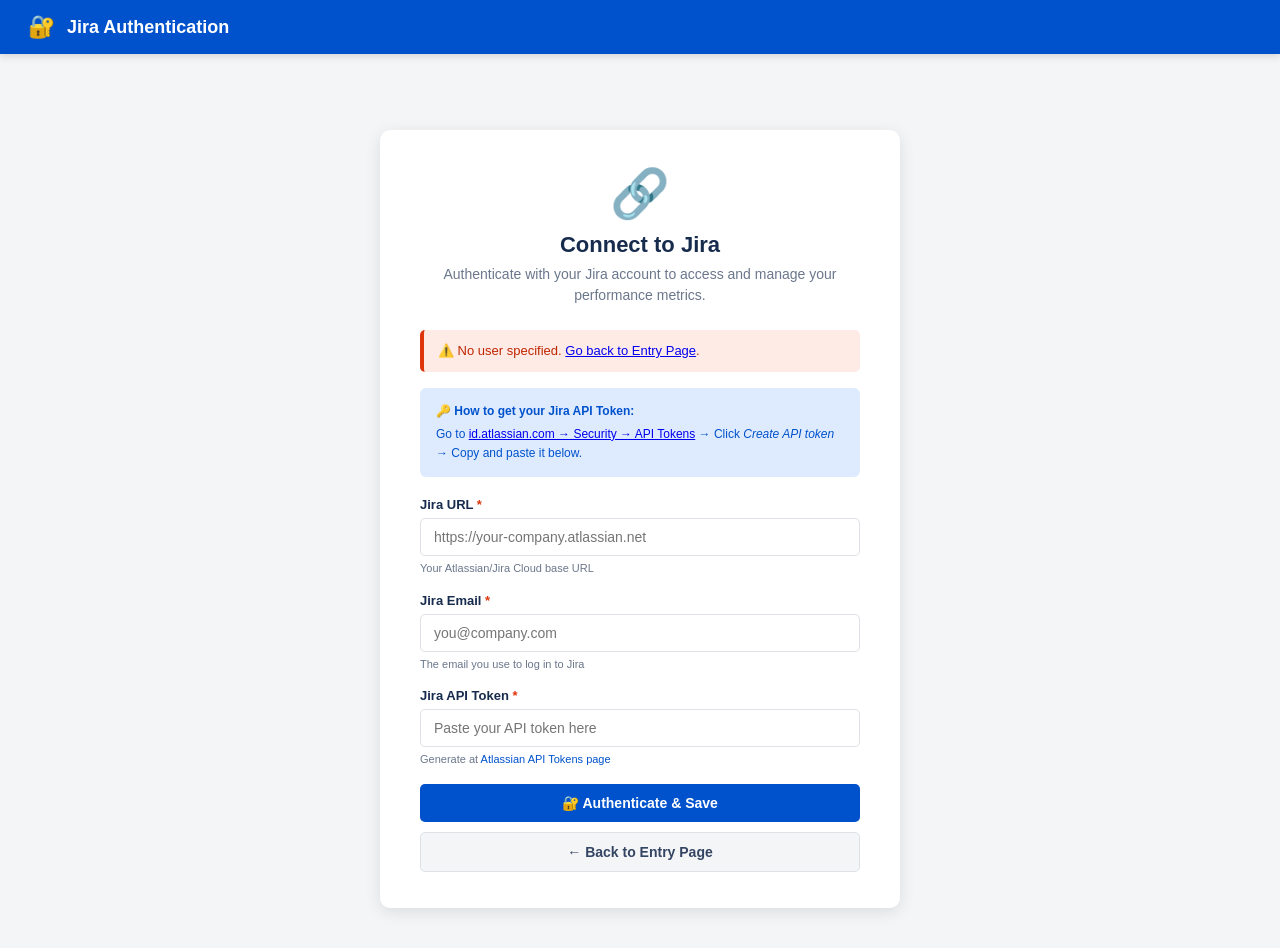
<file: frontend/jira-auth.html>
<!DOCTYPE html>
<html lang="en">
<head>
  <meta charset="UTF-8"/>
  <meta name="viewport" content="width=device-width, initial-scale=1.0"/>
  <title>Jira Authentication</title>
  <style>
    *{box-sizing:border-box;margin:0;padding:0}
    body{font-family:'Segoe UI',sans-serif;background:#f4f5f7;
         color:#172b4d;min-height:100vh;display:flex;
         flex-direction:column;align-items:center;
         justify-content:flex-start;padding:40px 16px}

    .header{background:#0052cc;color:#fff;padding:14px 28px;
            width:100%;position:fixed;top:0;left:0;
            display:flex;align-items:center;gap:12px;
            box-shadow:0 2px 8px rgba(0,0,0,.15);z-index:10}
    .header h1{font-size:18px;font-weight:600}

    .card{background:#fff;border-radius:10px;padding:36px 40px;
          box-shadow:0 4px 16px rgba(0,0,0,.1);
          width:100%;max-width:520px;margin-top:90px}

    .jira-logo{text-align:center;margin-bottom:24px}
    .jira-logo .icon{font-size:48px}
    .jira-logo h2{font-size:22px;font-weight:700;margin-top:10px}
    .jira-logo p{color:#6b778c;font-size:14px;margin-top:6px;
                 line-height:1.5}

    /* User chip */
    .user-chip{background:#f4f5f7;border-radius:8px;
               padding:14px 18px;margin-bottom:24px;
               display:flex;align-items:center;gap:14px}
    .user-avatar{width:40px;height:40px;border-radius:50%;
                 background:#0052cc;color:#fff;display:flex;
                 align-items:center;justify-content:center;
                 font-size:18px;font-weight:700;flex-shrink:0}
    .user-info .name{font-weight:600;font-size:15px}
    .user-info .role{font-size:12px;color:#6b778c;margin-top:2px}

    /* Status */
    .auth-status{display:flex;align-items:center;gap:8px;
                 padding:10px 14px;border-radius:6px;
                 margin-bottom:20px;font-size:13px;font-weight:500}
    .auth-status.authenticated{background:#e3fcef;color:#006644}
    .auth-status.not-auth{background:#fff0b3;color:#974f0c}

    /* Form */
    .field{margin-bottom:16px}
    .field label{display:block;font-size:13px;font-weight:600;
                 margin-bottom:6px;color:#172b4d}
    .field input{width:100%;padding:10px 13px;border:1px solid #dfe1e6;
                 border-radius:5px;font-size:14px;font-family:inherit;
                 color:#172b4d;background:#fff;transition:border-color .15s}
    .field input:focus{outline:none;border-color:#0052cc;
                       box-shadow:0 0 0 2px rgba(0,82,204,.1)}
    .field .hint{font-size:11px;color:#6b778c;margin-top:4px;
                 line-height:1.5}
    .field a{color:#0052cc;text-decoration:none}
    .field a:hover{text-decoration:underline}

    /* Buttons */
    .btn{padding:11px 22px;border:none;border-radius:5px;cursor:pointer;
         font-size:14px;font-weight:600;width:100%;margin-top:6px;
         display:flex;align-items:center;justify-content:center;
         gap:8px;transition:background .15s,opacity .15s}
    .btn:disabled{opacity:.5;cursor:not-allowed}
    .btn-primary{background:#0052cc;color:#fff}
    .btn-primary:hover:not(:disabled){background:#0065ff}
    .btn-danger{background:#de350b;color:#fff}
    .btn-danger:hover:not(:disabled){background:#c4280a}
    .btn-ghost{background:#f4f5f7;color:#344563;
               border:1px solid #dfe1e6}
    .btn-ghost:hover:not(:disabled){background:#ebecf0}

    /* Alert */
    .alert{padding:11px 14px;border-radius:5px;font-size:13px;
           margin-bottom:16px;line-height:1.5}
    .alert-err{background:#ffebe6;color:#bf2600;
               border-left:4px solid #de350b}
    .alert-ok {background:#e3fcef;color:#006644;
               border-left:4px solid #36b37e}

    .divider{border:none;border-top:1px solid #f4f5f7;margin:20px 0}

    /* Token tip */
    .tip-box{background:#deebff;border-radius:6px;padding:14px 16px;
             margin-bottom:20px;font-size:12px;color:#0052cc;
             line-height:1.6}
    .tip-box strong{display:block;margin-bottom:4px}
  </style>
</head>
<body>

<div class="header">
  <span style="font-size:22px">🔐</span>
  <h1>Jira Authentication</h1>
</div>

<div class="card">

  <div class="jira-logo">
    <div class="icon">🔗</div>
    <h2>Connect to Jira</h2>
    <p>Authenticate with your Jira account to access and manage
       your performance metrics.</p>
  </div>

  <!-- User chip populated by JS -->
  <div class="user-chip" id="userChip" style="display:none">
    <div class="user-avatar" id="userAvatar">?</div>
    <div class="user-info">
      <div class="name" id="userName">Loading…</div>
      <div class="role" id="userRole"></div>
    </div>
  </div>

  <!-- Auth status -->
  <div id="authStatus" style="display:none"></div>

  <!-- Alert -->
  <div id="alertBox"></div>

  <!-- Token tip -->
  <div class="tip-box">
    <strong>🔑 How to get your Jira API Token:</strong>
    Go to
    <a href="https://id.atlassian.com/manage-profile/security/api-tokens"
       target="_blank">id.atlassian.com → Security → API Tokens</a>
    → Click <em>Create API token</em> → Copy and paste it below.
  </div>

  <!-- Form -->
  <div id="authForm">
    <div class="field">
      <label>Jira URL <span style="color:#de350b">*</span></label>
      <input type="text" id="jiraUrl"
             placeholder="https://your-company.atlassian.net"/>
      <div class="hint">Your Atlassian/Jira Cloud base URL</div>
    </div>
    <div class="field">
      <label>Jira Email <span style="color:#de350b">*</span></label>
      <input type="email" id="jiraEmail"
             placeholder="you@company.com"/>
      <div class="hint">The email you use to log in to Jira</div>
    </div>
    <div class="field">
      <label>Jira API Token <span style="color:#de350b">*</span></label>
      <input type="password" id="jiraToken"
             placeholder="Paste your API token here"/>
      <div class="hint">
        Generate at
        <a href="https://id.atlassian.com/manage-profile/security/api-tokens"
           target="_blank">Atlassian API Tokens page</a>
      </div>
    </div>

    <button class="btn btn-primary" id="saveBtn"
            onclick="saveAuth()">
      🔐 Authenticate &amp; Save
    </button>
    <button class="btn btn-ghost" style="margin-top:10px"
            onclick="goBack()">
      ← Back to Entry Page
    </button>
  </div>

  <!-- Revoke section (shown when already authenticated) -->
  <div id="revokeSection" style="display:none">
    <hr class="divider"/>
    <p style="font-size:13px;color:#6b778c;margin-bottom:14px">
      Want to change your Jira credentials? Revoke and re-authenticate.
    </p>
    <button class="btn btn-danger" onclick="revokeAuth()">
      🗑️ Revoke Jira Authentication
    </button>
    <button class="btn btn-ghost" style="margin-top:10px"
            onclick="goBack()">
      ← Back to Entry Page
    </button>
  </div>

</div>

<script>
  let userId   = null;
  let userData = null;

  async function boot() {
    const params = new URLSearchParams(window.location.search);
    userId = params.get('user_id');
    if (!userId) {
      showAlert('err',
        '⚠️ No user specified. '
        + '<a href="/user">Go back to Entry Page</a>.');
      return;
    }

    try {
      userData = await apiGet(`/api/users/${userId}`);
      renderUserChip(userData);
      renderAuthStatus(userData);
    } catch (e) {
      showAlert('err', '❌ Could not load user: ' + errMsg(e));
    }
  }

  function renderUserChip(u) {
    document.getElementById('userAvatar').textContent =
      u.name.charAt(0).toUpperCase();
    document.getElementById('userName').textContent = u.name;
    document.getElementById('userRole').textContent =
      `${u.role} · ${u.email}`;
    document.getElementById('userChip').style.display = 'flex';
  }

  function renderAuthStatus(u) {
    const statusEl = document.getElementById('authStatus');
    const formEl   = document.getElementById('authForm');
    const revokeEl = document.getElementById('revokeSection');

    if (u.jira_authenticated) {
      statusEl.innerHTML = `
        <div class="auth-status authenticated">
          ✅ Authenticated as <strong>${u.jira_email || '—'}</strong>
          on <strong>${u.jira_url || '—'}</strong>
        </div>`;
      statusEl.style.display = '';
      formEl.style.display   = 'none';
      revokeEl.style.display = '';
    } else {
      statusEl.innerHTML = `
        <div class="auth-status not-auth">
          ⚠️ Not yet authenticated with Jira.
          Complete the form below to continue.
        </div>`;
      statusEl.style.display = '';
      formEl.style.display   = '';
      revokeEl.style.display = 'none';
    }
  }

  async function saveAuth() {
    const jiraUrl   = document.getElementById('jiraUrl').value.trim();
    const jiraEmail = document.getElementById('jiraEmail').value.trim();
    const jiraToken = document.getElementById('jiraToken').value.trim();

    if (!jiraUrl || !jiraEmail || !jiraToken) {
      showAlert('err', '⚠️ All three fields are required.');
      return;
    }

    const btn = startLoading('saveBtn', 'Verifying credentials…');
    clearAlert();
    try {
      await apiPost(`/api/users/${userId}/jira-auth`, {
        jira_url:       jiraUrl,
        jira_email:     jiraEmail,
        jira_api_token: jiraToken,
      });
      showAlert('ok',
        '✅ Jira authentication successful! Redirecting…');
      setTimeout(goBack, 1500);
    } catch (e) {
      showAlert('err', '❌ ' + errMsg(e));
    } finally {
      stopLoading(btn, '🔐 Authenticate & Save');
    }
  }

  async function revokeAuth() {
    if (!confirm(
      'Revoke Jira authentication? '
      + 'You will need to re-authenticate to add metrics.')) return;
    try {
      await apiDel(`/api/users/${userId}/jira-auth`);
      userData.jira_authenticated = false;
      renderAuthStatus(userData);
      showAlert('ok', '✅ Jira authentication revoked.');
    } catch (e) {
      showAlert('err', '❌ ' + errMsg(e));
    }
  }

  function goBack() {
    window.location.href = '/user';
  }

  /* ── Helpers ── */
  function showAlert(type, msg) {
    document.getElementById('alertBox').innerHTML =
      `<div class="alert alert-${type}">${msg}</div>`;
  }
  function clearAlert() {
    document.getElementById('alertBox').innerHTML = '';
  }
  function errMsg(e) {
    if (!e) return 'Unknown error';
    if (typeof e.message === 'string') return e.message;
    return String(e);
  }
  function startLoading(btnId, txt) {
    const b = document.getElementById(btnId);
    b._orig = b.textContent; b.disabled = true; b.textContent = txt;
    return b;
  }
  function stopLoading(b, orig) {
    b.disabled = false; b.textContent = orig || b._orig;
  }

  /* ── API ── */
  async function apiGet(url) {
    const r = await fetch(url);
    const d = await r.json();
    if (!r.ok) throw new Error(d.detail || 'Request failed');
    return d;
  }
  async function apiPost(url, body) {
    const r = await fetch(url, {
      method:  'POST',
      headers: { 'Content-Type': 'application/json' },
      body:    JSON.stringify(body),
    });
    const d = await r.json();
    if (!r.ok) throw new Error(d.detail || 'Request failed');
    return d;
  }
  async function apiDel(url) {
    const r = await fetch(url, { method: 'DELETE' });
    if (!r.ok) {
      const d = await r.json();
      throw new Error(d.detail || 'Request failed');
    }
  }

  boot();
</script>
</body>
</html>
</file>
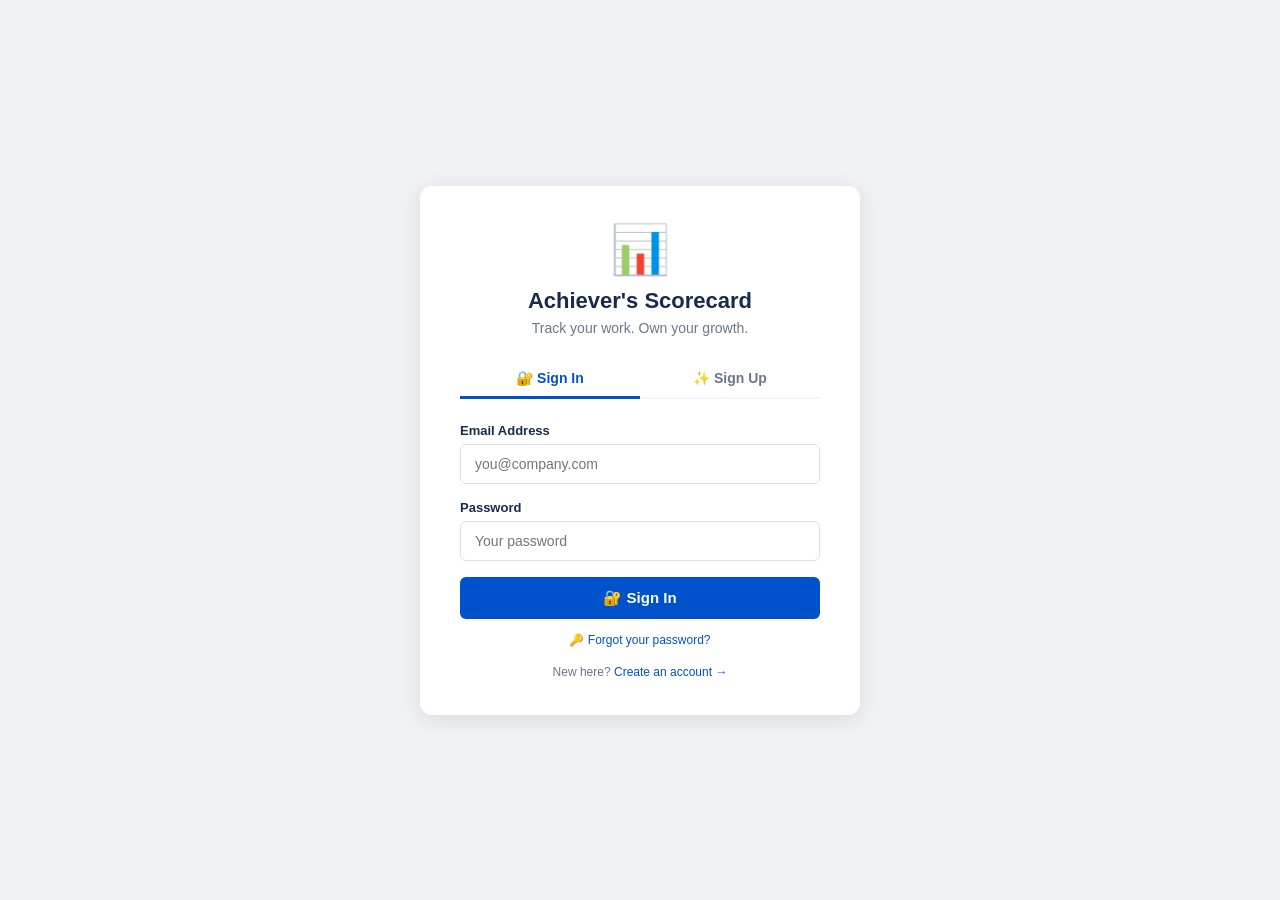
<file: frontend/login.html>
<!DOCTYPE html>
<html lang="en">
<head>
  <meta charset="UTF-8"/>
  <meta name="viewport" content="width=device-width, initial-scale=1.0"/>
  <title>Achiever's Scorecard — Login</title>
  <style>
    *{box-sizing:border-box;margin:0;padding:0}
    body{font-family:'Segoe UI',sans-serif;background:#f0f2f5;
         color:#172b4d;min-height:100vh;display:flex;
         align-items:center;justify-content:center;padding:20px}
    .card{background:#fff;border-radius:12px;padding:36px 40px;
          width:100%;max-width:440px;
          box-shadow:0 4px 24px rgba(0,0,0,.1)}
    .logo{text-align:center;margin-bottom:24px}
    .logo .icon{font-size:48px}
    .logo h1{font-size:22px;font-weight:700;margin-top:10px}
    .logo p{color:#6b778c;font-size:14px;margin-top:6px}
    .tabs{display:flex;border-bottom:2px solid #f4f5f7;margin-bottom:24px}
    .tab{flex:1;padding:10px;text-align:center;cursor:pointer;
         font-size:14px;font-weight:600;color:#6b778c;
         border-bottom:3px solid transparent;
         margin-bottom:-2px;transition:all .15s}
    .tab:hover{color:#172b4d}
    .tab.active{color:#0052cc;border-bottom-color:#0052cc}
    .panel{display:none}
    .panel.active{display:block}
    .field{margin-bottom:16px}
    .field label{display:block;font-size:13px;font-weight:600;
                 margin-bottom:6px}
    .field .hint{font-size:11px;color:#6b778c;margin-top:5px;
                 line-height:1.5}
    .field input,.field select{
      width:100%;padding:11px 14px;border:1px solid #dfe1e6;
      border-radius:6px;font-size:14px;font-family:inherit;
      color:#172b4d;background:#fff;transition:border-color .15s}
    .field input:focus,.field select:focus{
      outline:none;border-color:#0052cc;
      box-shadow:0 0 0 2px rgba(0,82,204,.12)}
    .btn{width:100%;padding:12px;border:none;border-radius:6px;
         cursor:pointer;font-size:15px;font-weight:600;
         background:#0052cc;color:#fff;margin-top:4px;
         transition:background .15s,opacity .15s;
         display:flex;align-items:center;justify-content:center;gap:8px}
    .btn:hover:not(:disabled){background:#0065ff}
    .btn:disabled{opacity:.6;cursor:not-allowed}
    .btn-success{background:#36b37e}
    .btn-success:hover:not(:disabled){background:#2d9c6b}
    .alert{padding:11px 14px;border-radius:6px;font-size:13px;
           margin-bottom:16px;line-height:1.5}
    .alert-err {background:#ffebe6;color:#bf2600;
                border-left:4px solid #de350b}
    .alert-ok  {background:#e3fcef;color:#006644;
                border-left:4px solid #36b37e}
    .alert-info{background:#deebff;color:#0052cc;
                border-left:4px solid #0052cc}
    .pw-strength{height:4px;border-radius:2px;
                 margin-top:6px;transition:all .3s;background:#dfe1e6}
    .pw-strength.weak  {background:#de350b;width:30%}
    .pw-strength.fair  {background:#ff991f;width:60%}
    .pw-strength.strong{background:#36b37e;width:100%}
    .pw-strength-lbl{font-size:11px;color:#6b778c;margin-top:4px}
    .footer-note{text-align:center;margin-top:18px;font-size:12px;
                 color:#6b778c}
    .footer-note a{color:#0052cc;text-decoration:none}
    .footer-note a:hover{text-decoration:underline}
    .reset-link-box{background:#f8f9fa;border:1px solid #dfe1e6;
                    border-radius:6px;padding:12px 14px;font-size:12px;
                    word-break:break-all;color:#172b4d;margin-bottom:12px;
                    font-family:monospace;line-height:1.6}
    .copy-btn{width:100%;padding:10px;border:1px solid #0052cc;
              border-radius:6px;background:#fff;color:#0052cc;
              font-size:13px;font-weight:600;cursor:pointer;
              transition:background .15s}
    .copy-btn:hover{background:#deebff}
    .back-link{display:inline-flex;align-items:center;gap:4px;
               font-size:13px;color:#0052cc;cursor:pointer;
               background:none;border:none;padding:0;margin-bottom:16px;
               font-family:inherit}
    .back-link:hover{text-decoration:underline}
  </style>
</head>
<body>
<div class="card">
  <div class="logo">
    <div class="icon">📊</div>
    <h1>Achiever's Scorecard</h1>
    <p>Track your work. Own your growth.</p>
  </div>

  <!-- Tabs -->
  <div class="tabs" id="mainTabs">
    <div class="tab active" id="tab-login"
         onclick="switchTab('login')">🔐 Sign In</div>
    <div class="tab" id="tab-register"
         onclick="switchTab('register')">✨ Sign Up</div>
  </div>

  <!-- ── LOGIN PANEL ── -->
  <div class="panel active" id="panel-login">
    <div id="loginAlert"></div>
    <div class="field">
      <label>Email Address</label>
      <input type="email" id="loginEmail" placeholder="you@company.com"
             onkeydown="if(event.key==='Enter')login()"/>
    </div>
    <div class="field">
      <label>Password</label>
      <input type="password" id="loginPassword" placeholder="Your password"
             onkeydown="if(event.key==='Enter')login()"/>
    </div>
    <button class="btn" id="loginBtn" onclick="login()">🔐 Sign In</button>
    <div class="footer-note" style="margin-top:14px">
      <a href="#" onclick="switchTab('forgot');return false">
        🔑 Forgot your password?
      </a>
    </div>
    <div class="footer-note">
      New here?
      <a href="#" onclick="switchTab('register');return false">
        Create an account →
      </a>
    </div>
  </div>

  <!-- ── REGISTER PANEL ── -->
  <div class="panel" id="panel-register">
    <div id="registerAlert"></div>
    <div class="field">
      <label>Full Name <span style="color:#de350b">*</span></label>
      <input type="text" id="regName" placeholder="e.g. Jane Smith"/>
    </div>
    <div class="field">
      <label>Work Email <span style="color:#de350b">*</span></label>
      <input type="email" id="regEmail" placeholder="you@company.com"/>
    </div>
    <div class="field">
      <label>Role <span style="color:#de350b">*</span></label>
      <select id="regRole">
        <option value="SDET">SDET</option>
        <option value="QA Lead">QA Lead</option>
        <option value="Manager">Manager</option>
      </select>
    </div>
    <!-- ✅ NEW: Reports To field -->
    <div class="field">
      <label>Reports To — Manager's Email
        <span style="color:#6b778c;font-weight:400">(optional)</span>
      </label>
      <input type="email" id="regManagerEmail"
             placeholder="your.manager@company.com"/>
      <div class="hint">
        💡 Enter your direct manager's email so they can view your metrics.
        Leave blank if you have no manager in this system.
      </div>
    </div>
    <div class="field">
      <label>Create Password <span style="color:#de350b">*</span></label>
      <input type="password" id="regPassword"
             placeholder="Min 4 characters"
             oninput="checkStrength(this.value)"/>
      <div class="pw-strength" id="pwStrength"></div>
      <div class="pw-strength-lbl" id="pwStrengthLbl"></div>
    </div>
    <button class="btn btn-success" id="registerBtn" onclick="register()">
      ✨ Create My Account
    </button>
    <div class="footer-note" style="margin-top:14px">
      Already have an account?
      <a href="#" onclick="switchTab('login');return false">Sign in →</a>
    </div>
  </div>

  <!-- ── FORGOT PASSWORD PANEL ── -->
  <div class="panel" id="panel-forgot">
    <div id="forgotStep1">
      <button class="back-link"
              onclick="switchTab('login');return false">
        ← Back to Sign In
      </button>
      <div id="forgotAlert"></div>
      <p style="font-size:13px;color:#6b778c;margin-bottom:18px;
                line-height:1.6">
        Enter your registered email address. A reset link will be
        generated for you to set a new password.
      </p>
      <div class="field">
        <label>Email Address</label>
        <input type="email" id="forgotEmail"
               placeholder="you@company.com"
               onkeydown="if(event.key==='Enter')requestReset()"/>
      </div>
      <button class="btn" id="forgotBtn" onclick="requestReset()">
        🔑 Generate Reset Link
      </button>
    </div>
    <div id="forgotStep2" style="display:none">
      <div class="alert alert-ok" style="margin-bottom:16px">
        ✅ Reset link generated! Copy the link below and open it in your
        browser.<br/><strong>⏰ Expires in 1 hour.</strong>
      </div>
      <p style="font-size:12px;font-weight:600;color:#6b778c;
                margin-bottom:8px;text-transform:uppercase;
                letter-spacing:.5px">Your Reset Link</p>
      <div class="reset-link-box" id="resetLinkDisplay">—</div>
      <button class="copy-btn" id="copyBtn" onclick="copyResetLink()">
        📋 Copy Reset Link
      </button>
      <div class="footer-note" style="margin-top:18px">
        <a href="#" onclick="switchTab('login');return false">
          ← Back to Sign In
        </a>
      </div>
    </div>
  </div>
</div>

<script>
  if (localStorage.getItem('pm_token')) {
    window.location.replace('/user')
  }

  let generatedResetLink = ''

  function switchTab(tab) {
    ['login','register','forgot'].forEach(t => {
      document.getElementById(`panel-${t}`)
              .classList.toggle('active', t === tab)
    })
    document.getElementById('mainTabs').style.display =
      tab === 'forgot' ? 'none' : ''
    document.getElementById('tab-login')
            .classList.toggle('active', tab === 'login')
    document.getElementById('tab-register')
            .classList.toggle('active', tab === 'register')
    document.getElementById('loginAlert').innerHTML    = ''
    document.getElementById('registerAlert').innerHTML = ''
    document.getElementById('forgotAlert').innerHTML   = ''
    if (tab === 'forgot') {
      document.getElementById('forgotStep1').style.display = ''
      document.getElementById('forgotStep2').style.display = 'none'
      document.getElementById('forgotEmail').value         = ''
    }
  }

  async function login() {
    const email    = document.getElementById('loginEmail').value.trim()
    const password = document.getElementById('loginPassword').value
    if (!email || !password) {
      showAlert('loginAlert','err','⚠️ Enter your email and password.')
      return
    }
    const btn = startLoading('loginBtn','Signing in…')
    clearAlert('loginAlert')
    try {
      const d = await post('/api/auth/login', { email, password })
      localStorage.setItem('pm_token', d.token)
      window.location.replace(d.user.is_super_viewer ? '/dashboard' : '/user')
    } catch(e) {
      showAlert('loginAlert','err','❌ ' + errMsg(e))
    } finally { stopLoading(btn, '🔐 Sign In') }
  }

  async function register() {
    const name         = document.getElementById('regName').value.trim()
    const email        = document.getElementById('regEmail').value.trim()
    const role         = document.getElementById('regRole').value
    const managerEmail = document.getElementById('regManagerEmail')
                                 .value.trim()
    const password     = document.getElementById('regPassword').value

    if (!name) {
      showAlert('registerAlert','err','⚠️ Please enter your full name.')
      return
    }
    if (!email) {
      showAlert('registerAlert','err','⚠️ Please enter your work email.')
      return
    }
    if (!password || password.length < 4) {
      showAlert('registerAlert','err',
                '⚠️ Password must be at least 4 characters.')
      return
    }
    const btn = startLoading('registerBtn','Creating account…')
    clearAlert('registerAlert')
    try {
      const d = await post('/api/auth/register', {
        name, email, role, password,
        manager_email: managerEmail   // ← send manager email
      })
      showAlert('registerAlert','ok',
        `✅ Welcome, ${d.user.name}! Redirecting…`)
      localStorage.setItem('pm_token', d.token)
      setTimeout(() => window.location.replace(
        d.user.is_super_viewer ? '/dashboard' : '/user'
      ), 1200)
    } catch(e) {
      showAlert('registerAlert','err','❌ ' + errMsg(e))
    } finally { stopLoading(btn,'✨ Create My Account') }
  }

  async function requestReset() {
    const email = document.getElementById('forgotEmail').value.trim()
    if (!email) {
      showAlert('forgotAlert','err','⚠️ Please enter your email address.')
      return
    }
    const btn = startLoading('forgotBtn','Generating link…')
    clearAlert('forgotAlert')
    try {
      const d = await post('/api/auth/forgot-password', { email })
      if (d.reset_url) {
        generatedResetLink = window.location.origin + d.reset_url
        document.getElementById('resetLinkDisplay').textContent =
          generatedResetLink
        document.getElementById('forgotStep1').style.display = 'none'
        document.getElementById('forgotStep2').style.display = ''
      } else {
        showAlert('forgotAlert','info',
          'ℹ️ If that email is registered, a reset link will be shown here.')
      }
    } catch(e) {
      showAlert('forgotAlert','err','❌ ' + errMsg(e))
    } finally { stopLoading(btn,'🔑 Generate Reset Link') }
  }

  function copyResetLink() {
    if (!generatedResetLink) return
    navigator.clipboard.writeText(generatedResetLink)
      .then(() => {
        const btn = document.getElementById('copyBtn')
        const orig = btn.textContent
        btn.textContent = '✅ Copied!'
        setTimeout(() => { btn.textContent = orig }, 2000)
      })
      .catch(() => {
        const ta = document.createElement('textarea')
        ta.value = generatedResetLink
        document.body.appendChild(ta); ta.select()
        document.execCommand('copy')
        document.body.removeChild(ta)
        document.getElementById('copyBtn').textContent = '✅ Copied!'
      })
  }

  function checkStrength(pw) {
    const bar = document.getElementById('pwStrength')
    const lbl = document.getElementById('pwStrengthLbl')
    if (!pw) { bar.className='pw-strength'; lbl.textContent=''; return }
    const score = [pw.length>=8,/[A-Z]/.test(pw),/[a-z]/.test(pw),
                   /[0-9]/.test(pw),/[^A-Za-z0-9]/.test(pw)]
                  .filter(Boolean).length
    if (score<=2) { bar.className='pw-strength weak';
                    lbl.textContent='🔴 Weak password' }
    else if (score<=3) { bar.className='pw-strength fair';
                         lbl.textContent='🟡 Fair password' }
    else { bar.className='pw-strength strong';
           lbl.textContent='🟢 Strong password' }
  }

  function showAlert(id,type,msg){
    document.getElementById(id).innerHTML=
      `<div class="alert alert-${type}">${msg}</div>`
  }
  function clearAlert(id){ document.getElementById(id).innerHTML='' }
  function errMsg(e){
    if(!e) return 'Unknown error'
    return typeof e.message==='string'?e.message:String(e)
  }
  function startLoading(btnId,txt){
    const b=document.getElementById(btnId)
    b._orig=b.textContent;b.disabled=true;b.textContent=txt;return b
  }
  function stopLoading(b,orig){ b.disabled=false;b.textContent=orig||b._orig }
  async function post(url,body){
    const r=await fetch(url,{method:'POST',
      headers:{'Content-Type':'application/json'},
      body:JSON.stringify(body)})
    const d=await r.json()
    if(!r.ok) throw new Error(d.detail||'Request failed')
    return d
  }
</script>
</body>
</html>
</file>
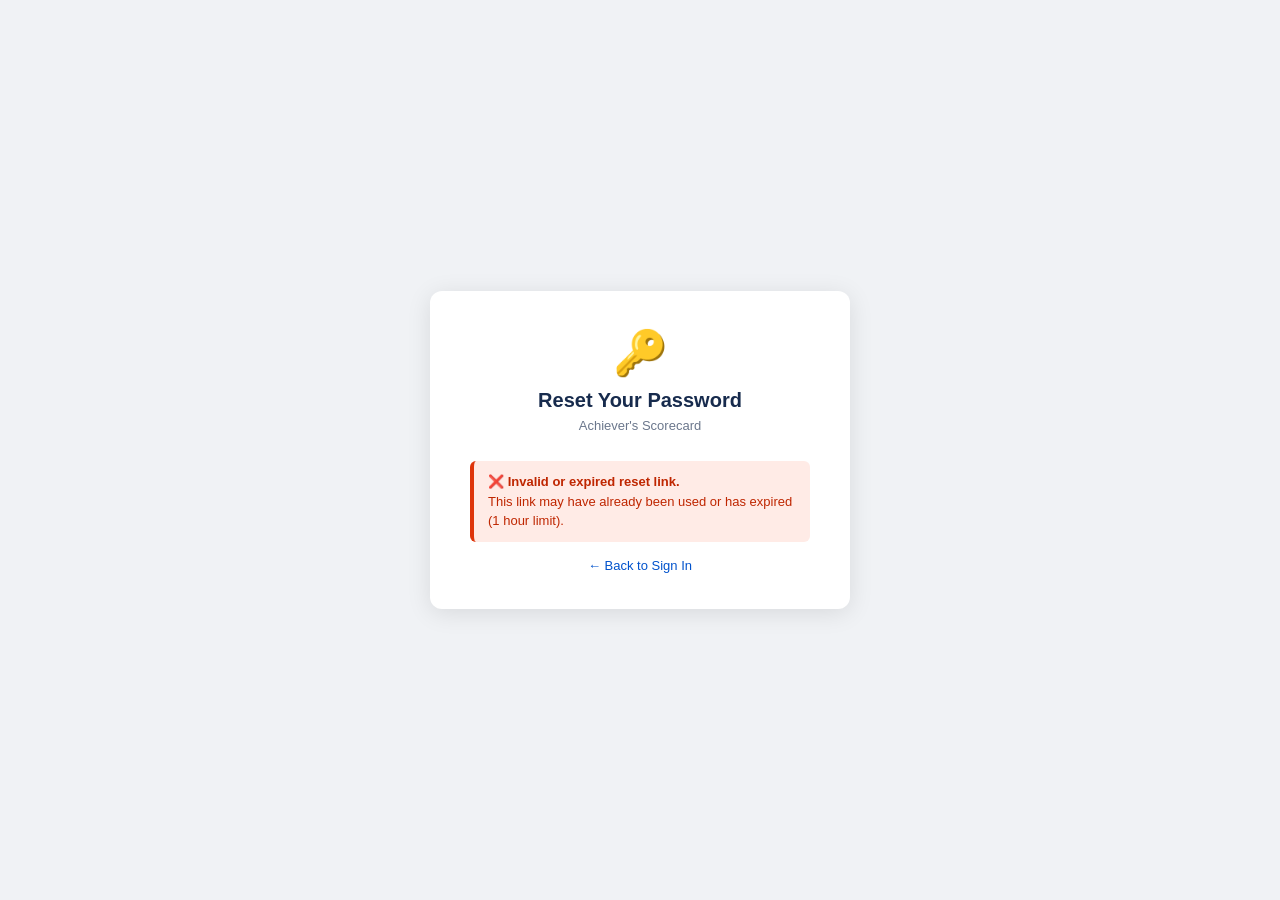
<file: frontend/reset-password.html>
<!DOCTYPE html>
<html lang="en">
<head>
  <meta charset="UTF-8"/>
  <meta name="viewport" content="width=device-width, initial-scale=1.0"/>
  <title>Achiever's Scorecard — Reset Password</title>
  <style>
    *{box-sizing:border-box;margin:0;padding:0}
    body{font-family:'Segoe UI',sans-serif;background:#f0f2f5;
         color:#172b4d;min-height:100vh;display:flex;
         align-items:center;justify-content:center;padding:20px}

    .card{background:#fff;border-radius:12px;padding:36px 40px;
          width:100%;max-width:420px;
          box-shadow:0 4px 24px rgba(0,0,0,.1)}

    .logo{text-align:center;margin-bottom:28px}
    .logo .icon{font-size:44px}
    .logo h1{font-size:20px;font-weight:700;margin-top:10px}
    .logo p{color:#6b778c;font-size:13px;margin-top:6px}

    .field{margin-bottom:16px}
    .field label{display:block;font-size:13px;font-weight:600;
                 margin-bottom:6px}
    .field input{width:100%;padding:11px 14px;border:1px solid #dfe1e6;
                 border-radius:6px;font-size:14px;font-family:inherit;
                 color:#172b4d;background:#fff;transition:border-color .15s}
    .field input:focus{outline:none;border-color:#0052cc;
                       box-shadow:0 0 0 2px rgba(0,82,204,.12)}

    .btn{width:100%;padding:12px;border:none;border-radius:6px;
         cursor:pointer;font-size:15px;font-weight:600;
         background:#0052cc;color:#fff;
         transition:background .15s,opacity .15s;
         display:flex;align-items:center;justify-content:center;gap:8px}
    .btn:hover:not(:disabled){background:#0065ff}
    .btn:disabled{opacity:.6;cursor:not-allowed}
    .btn-success{background:#36b37e}
    .btn-success:hover:not(:disabled){background:#2d9c6b}

    .alert{padding:11px 14px;border-radius:6px;font-size:13px;
           margin-bottom:16px;line-height:1.5}
    .alert-err {background:#ffebe6;color:#bf2600;
                border-left:4px solid #de350b}
    .alert-ok  {background:#e3fcef;color:#006644;
                border-left:4px solid #36b37e}

    .pw-strength{height:4px;border-radius:2px;
                 margin-top:6px;background:#dfe1e6;transition:all .3s}
    .pw-strength.weak  {background:#de350b;width:30%}
    .pw-strength.fair  {background:#ff991f;width:60%}
    .pw-strength.strong{background:#36b37e;width:100%}
    .pw-strength-lbl{font-size:11px;color:#6b778c;margin-top:4px}

    /* Loading/error full-screen state */
    #tokenCheck{text-align:center;color:#6b778c;font-size:14px;padding:20px 0}
    .loading-spinner{font-size:28px;margin-bottom:12px}
  </style>
</head>
<body>
<div class="card">

  <div class="logo">
    <div class="icon">🔑</div>
    <h1>Reset Your Password</h1>
    <p>Achiever's Scorecard</p>
  </div>

  <!-- Token validation state -->
  <div id="tokenCheck">
    <div class="loading-spinner">⏳</div>
    Validating reset link…
  </div>

  <!-- Invalid token state -->
  <div id="invalidToken" style="display:none">
    <div class="alert alert-err">
      ❌ <strong>Invalid or expired reset link.</strong><br/>
      This link may have already been used or has expired (1 hour limit).
    </div>
    <a href="/login"
       style="display:block;text-align:center;margin-top:12px;
              color:#0052cc;font-size:13px;text-decoration:none">
      ← Back to Sign In
    </a>
  </div>

  <!-- Reset form (shown after token validated) -->
  <div id="resetForm" style="display:none">
    <div id="formAlert"></div>
    <div class="field">
      <label>New Password <span style="color:#de350b">*</span></label>
      <input type="password" id="newPwd"
             placeholder="Min 4 characters"
             oninput="checkStrength(this.value)"
             onkeydown="if(event.key==='Enter')submitReset()"/>
      <div class="pw-strength" id="pwStrength"></div>
      <div class="pw-strength-lbl" id="pwStrengthLbl"></div>
    </div>
    <div class="field">
      <label>Confirm New Password <span style="color:#de350b">*</span></label>
      <input type="password" id="confirmPwd"
             placeholder="Re-enter password"
             onkeydown="if(event.key==='Enter')submitReset()"/>
    </div>
    <button class="btn btn-success" id="resetBtn"
            onclick="submitReset()">
      ✅ Set New Password
    </button>
    <div style="text-align:center;margin-top:14px">
      <a href="/login"
         style="font-size:12px;color:#6b778c;text-decoration:none">
        ← Back to Sign In
      </a>
    </div>
  </div>

  <!-- Success state -->
  <div id="successState" style="display:none">
    <div class="alert alert-ok">
      🎉 <strong>Password updated successfully!</strong><br/>
      You can now log in with your new password.
    </div>
    <a href="/login">
      <button class="btn" style="margin-top:8px">
        🔐 Go to Sign In
      </button>
    </a>
  </div>

</div>

<script>
  // Read token from URL ?token=xxx
  const params = new URLSearchParams(window.location.search)
  const TOKEN  = params.get('token')

  // Validate token on page load
  ;(async () => {
    if (!TOKEN) {
      showState('invalid')
      return
    }
    try {
      const r = await fetch(
        `/api/auth/validate-reset-token/${encodeURIComponent(TOKEN)}`)
      if (!r.ok) throw new Error('invalid')
      showState('form')
    } catch {
      showState('invalid')
    }
  })()

  /* ── Submit new password ── */
  async function submitReset() {
    const newPwd     = document.getElementById('newPwd').value
    const confirmPwd = document.getElementById('confirmPwd').value

    if (!newPwd || newPwd.length < 4) {
      showAlert('formAlert','err','⚠️ Password must be at least 4 characters.')
      return
    }
    if (newPwd !== confirmPwd) {
      showAlert('formAlert','err','⚠️ Passwords do not match.')
      return
    }
    const btn = startLoading('resetBtn','Updating…')
    try {
      await post('/api/auth/reset-password',
                 { token: TOKEN, password: newPwd })
      showState('success')
    } catch(e) {
      showAlert('formAlert','err','❌ ' + errMsg(e))
    } finally {
      stopLoading(btn, '✅ Set New Password')
    }
  }

  /* ── UI state manager ── */
  function showState(state) {
    document.getElementById('tokenCheck').style.display  =
      state === 'loading' ? '' : 'none'
    document.getElementById('invalidToken').style.display =
      state === 'invalid' ? '' : 'none'
    document.getElementById('resetForm').style.display    =
      state === 'form'    ? '' : 'none'
    document.getElementById('successState').style.display =
      state === 'success' ? '' : 'none'
  }

  /* ── Password strength ── */
  function checkStrength(pw) {
    const bar = document.getElementById('pwStrength')
    const lbl = document.getElementById('pwStrengthLbl')
    if (!pw) { bar.className = 'pw-strength'; lbl.textContent = ''; return }
    const score = [
      pw.length >= 8,
      /[A-Z]/.test(pw),
      /[a-z]/.test(pw),
      /[0-9]/.test(pw),
      /[^A-Za-z0-9]/.test(pw)
    ].filter(Boolean).length
    if (score <= 2) {
      bar.className = 'pw-strength weak'
      lbl.textContent = '🔴 Weak password'
    } else if (score <= 3) {
      bar.className = 'pw-strength fair'
      lbl.textContent = '🟡 Fair password'
    } else {
      bar.className = 'pw-strength strong'
      lbl.textContent = '🟢 Strong password'
    }
  }

  /* ── Helpers ── */
  function showAlert(id, type, msg) {
    document.getElementById(id).innerHTML =
      `<div class="alert alert-${type}">${msg}</div>`
  }
  function errMsg(e) {
    return typeof e?.message === 'string' ? e.message : String(e||'Unknown error')
  }
  function startLoading(btnId, txt) {
    const b = document.getElementById(btnId)
    b._orig = b.textContent; b.disabled = true; b.textContent = txt
    return b
  }
  function stopLoading(b, orig) {
    b.disabled = false; b.textContent = orig || b._orig
  }
  async function post(url, body) {
    const r = await fetch(url, {
      method:  'POST',
      headers: { 'Content-Type': 'application/json' },
      body:    JSON.stringify(body),
    })
    const d = await r.json()
    if (!r.ok) throw new Error(d.detail || 'Request failed')
    return d
  }
</script>
</body>
</html>
</file>
